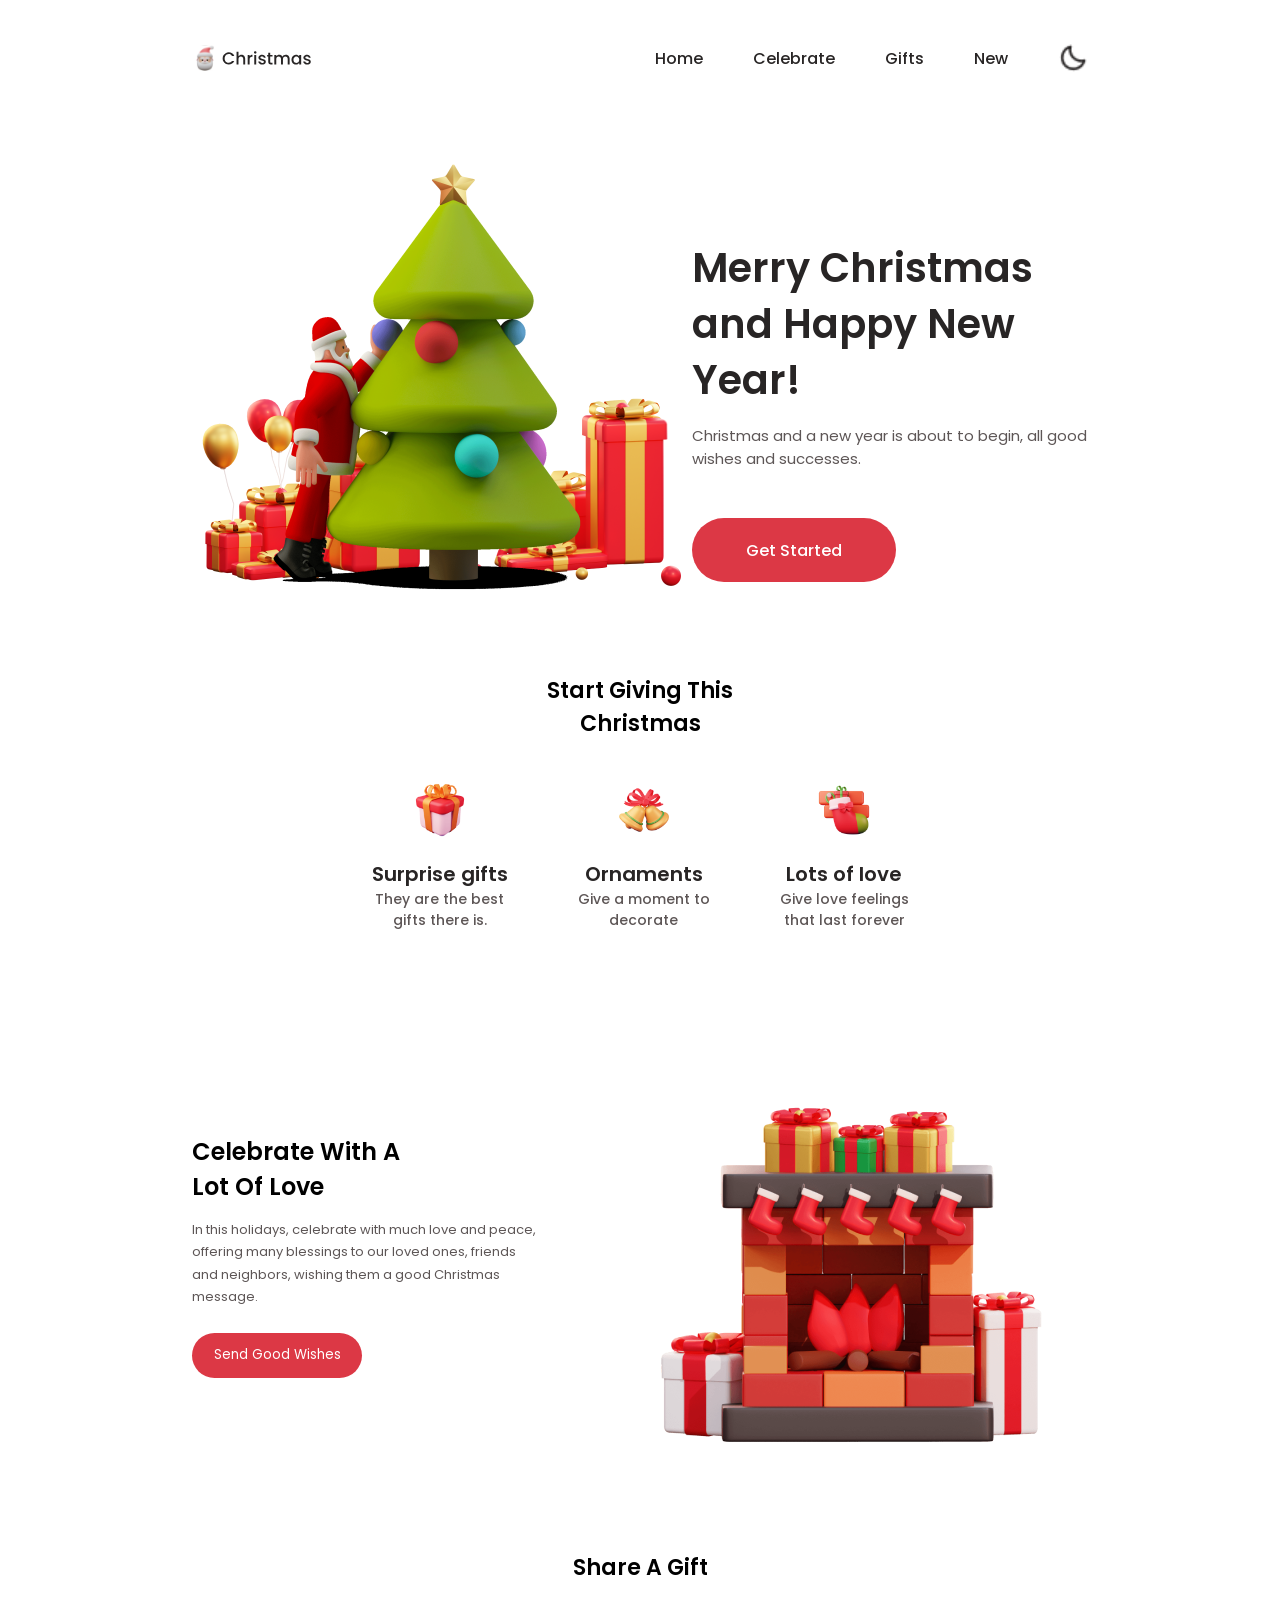
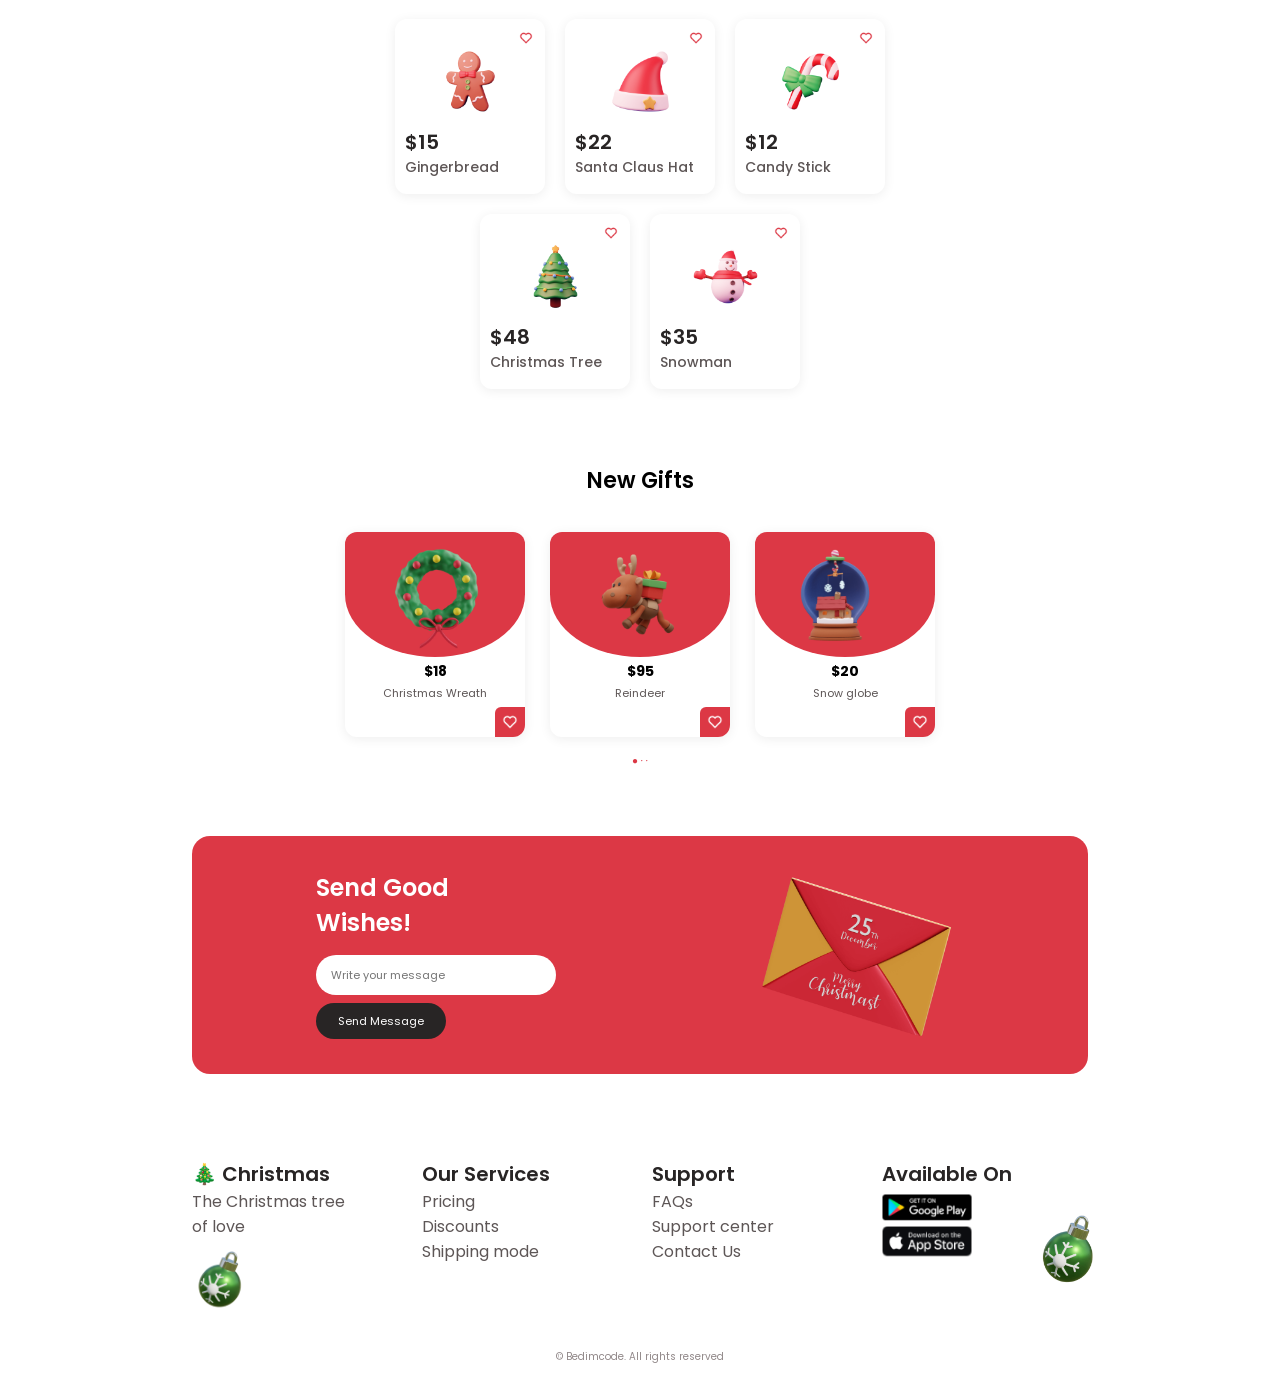
<file: index.html>
<!DOCTYPE html>
<html lang="en">
<head>
    <meta charset="UTF-8">
    <meta name="viewport" content="width=device-width, initial-scale=1.0">

    <title>New Year Projectt | Christmas & New Year</title>

    <meta name="description" content="Welcome to New Year Projectt! Discover Christmas gifts, holiday celebrations, beautiful decorations and New Year wishes.">

    <meta name="keywords" content="New Year Projectt, New Year Project, Christmas, New Year Gifts, Christmas Website">

    <meta name="author" content="Alimjon">

    <link rel="canonical" href="https://newyearprojectt.netlify.app/">

    <link rel="stylesheet" href="./style.css">
</head>
<body>
    <header class="container">
        <nav>
            <img class="logo" src="./images/Logo header.svg" alt="">
            <div class="nav_section">
                <ul>
                    <li><a href="">Home</a></li>
                    <li><a href="">Celebrate</a></li>                    
                    <li><a href="">Gifts</a></li>
                    <li><a href="">New</a></li>
                </ul>
                <img src="./images/bx-moon.svg.png" alt="">
                <img class="extra_icon" src="./images/bx-grid-alt.svg.svg" alt="">
            </div>
        </nav>
        <div class="hero">
            <img src="./images/home.png" alt="">
            <div class="hero_section">
                <h2>Merry Christmas and Happy New Year!</h2>
                <p>Christmas and a new year is about to begin, all good wishes and successes.</p>
                <button>Get Started</button>
            </div>
        </div>
    </header>

    <section class="giving container">
        <h2 class="section_title">Start Giving This<br>Christmas</h2>
        <div class="giving_cards">
            <div class="giving_card">
                <img src="./images/giving1.png" alt="">
                <h3>Surprise gifts</h3>
                <p>They are the best<br>gifts there is.</p>
            </div>
            <div class="giving_card">
                <img src="./images/giving2.png" alt="">
                <h3>Ornaments</h3>
                <p>Give a moment to<br>decorate</p>
            </div>
            <div class="giving_card">
                <img src="./images/giving3 1.png" alt="">
                <h3>Lots of love</h3>
                <p>Give love feelings<br>that last forever</p>
            </div>
        </div>
    </section>

    <section class="celebrate container">
        <div class="celebrate_text">
            <h2>Celebrate With A<br>Lot Of Love</h2>
            <p>In this holidays, celebrate with much love and peace, offering many blessings to our loved ones, friends and neighbors, wishing them a good Christmas message.</p>
            <button>Send Good Wishes</button>
        </div>
        <img src="./images/celebrate 1.png" alt="">
    </section>

    <section class="gifts container">
        <h2 class="section_title">Share A Gift</h2>
        <div class="gift_cards">
            <div class="gift_card">
                <img class="heart" src="./images/bx-heart.svg.png" alt="">
                <img class="gift_image" src="./images/gift1 2.png" alt="">
                <h3>$15</h3>
                <p>Gingerbread</p>
            </div>
            <div class="gift_card">
                <img class="heart" src="./images/bx-heart.svg.png" alt="">
                <img class="gift_image" src="./images/santa-claus-hat 1.png" alt="">
                <h3>$22</h3>
                <p>Santa Claus Hat</p>
            </div>
            <div class="gift_card">
                <img class="heart" src="./images/bx-heart.svg.png" alt="">
                <img class="gift_image" src="./images/gift5 1.png" alt="">
                <h3>$12</h3>
                <p>Candy Stick</p>
            </div>
            <div class="gift_card">
                <img class="heart" src="./images/bx-heart.svg.png" alt="">
                <img class="gift_image" src="./images/gift3 2.png" alt="">
                <h3>$48</h3>
                <p>Christmas Tree</p>
            </div>
            <div class="gift_card">
                <img class="heart" src="./images/bx-heart.svg.png" alt="">
                <img class="gift_image" src="./images/snowman 1.png" alt="">
                <h3>$35</h3>
                <p>Snowman</p>
            </div>
        </div>
    </section>

    <section class="new_gifts container">
        <h2 class="section_title">New Gifts</h2>
        <div class="new_gift_cards">
            <div class="new_gift_card">
                <img class="new_gift_image" src="./images/gift4.png" alt="Christmas wreath">
                <h3>$18</h3>
                <p>Christmas Wreath</p>
                <div class="new_heart"><img src="./images/bx-heart.svg.png" alt=""></div>
            </div>
            <div class="new_gift_card">
                <img class="new_gift_image" src="./images/gift4 1.png" alt="Reindeer">
                <h3>$95</h3>
                <p>Reindeer</p>
                <div class="new_heart"><img src="./images/bx-heart.svg.png" alt=""></div>
            </div>
            <div class="new_gift_card">
                <img class="new_gift_image" src="./images/gift2 1.png" alt="Snow globe">
                <h3>$20</h3>
                <p>Snow globe</p>
                <div class="new_heart"><img src="./images/bx-heart.svg.png" alt=""></div>
            </div>
        </div>
        <p class="dots">● · ·</p>
    </section>

    <section class="message container">
        <div>
            <h2>Send Good<br>Wishes!</h2>
            <input type="text" placeholder="Write your message">
            <button>Send Message</button>
        </div>
        <img src="./images/letter 1.png" alt="">
    </section>

    <footer class="footer container">
        <div class="footer_card">
            <h3>🎄 Christmas</h3>
            <p>The Christmas tree<br>of love</p>
            <img src="./images/footer1.png" alt="">
        </div>
        <div class="footer_card">
            <h3>Our Services</h3>
            <p>Pricing<br>Discounts<br>Shipping mode</p>
        </div>
        <div class="footer_card">
            <h3>Support</h3>
            <p>FAQs<br>Support center<br>Contact Us</p>
        </div>
        <div class="footer_card available">
            <h3>Available On</h3>
            <img src="./images/aviable1.png" alt="">
            <img src="./images/aviable2.png" alt="">
            <img class="footer_ball" src="./images/footer1.png" alt="">
        </div>
        <p class="copyright">© Bedimcode. All rights reserved</p>
    </footer>
</body>
</html>
</file>
<file: style.css>
@import url('https://fonts.googleapis.com/css2?family=Nunito:ital,wght@0,200..1000;1,200..1000&family=Poppins:ital,wght@0,100;0,200;0,300;0,400;0,500;0,600;0,700;0,800;0,900;1,100;1,200;1,300;1,400;1,500;1,600;1,700;1,800;1,900&family=Roboto+Serif:ital,opsz,wght@0,8..144,100..900;1,8..144,100..900&display=swap');

* {
    padding: 0;
    margin: 0;
    box-sizing: border-box;
}

:root {
    --first-color: #dc3845;
    --first-color-alt: #d42b39;
    --title-color: #282525;
    --text-color: #5d5656;
    --text-color-light: #918889;
    --body-color: #fff;
    --container-color: #fff;
    --first-color-dark: #db4d59;
    --title-color-dark: #f3f2f2;
    --text-color-dark: #c2bdbd;
    --body-color-dark: #251819;
    --container-color-dark: #2f2223;
    --font-family: "Poppins", sans-serif;
}


.container {
    max-width: 70%;
    margin: 0 auto;
}

nav {
    margin-top: 18px;
    height: 80px;
    display: flex;
    justify-content: space-between;
    align-items: center;
}

.logo {
    width: 120px;
    height: 30px;
}

.nav_section {
    display: flex;
    gap: 50px;
    align-items: center;
}

.nav_section img {
    height: 30px;
    width: 30px;
}

ul {
    display: flex;
    gap: 50px;
}

ul li {
    list-style-type: none;
}

ul li a {
    font-family: var(--font-family);
    font-weight: 500;
    font-size: 16px;
    text-align: center;
    color: var(--title-color);
    text-decoration: none;
}

.extra_icon {
    display: none;
}

.hero {
    display: flex;
    margin-top: 64px;
    justify-content: space-between;
}

.hero_section {
    width: 450px;
    height: 286px;
    margin-top: 78px;
}

.hero_section h2 {
    font-family: var(--font-family);
    font-weight: 600;
    font-size: 40px;
    line-height: 140%;
    color: var(--title-color);
}

.hero_section p {
    font-family: var(--font-family);
    font-weight: 400;
    font-size: 15px;
    color: var(--text-color);
    margin-top: 16px;
    margin-bottom: 48px;
}

.hero_section button {
    border-radius: 64px;
    width: 204px;
    height: 64px;
    background: var(--first-color);
    font-family: var(--font-family);
    font-weight: 500;
    font-size: 16px;
    text-align: center;
    color: var(--body-color);
    border: none;
}

.section_title {
    margin-bottom: 35px;
    font-family: var(--font-family);
    font-size: 22px;
    font-weight: 600;
    text-align: center;
}

.giving {
    margin-top: 70px;
}

.giving_cards {
    display: flex;
    justify-content: center;
    gap: 70px;
}

.giving_card {
    text-align: center;
}

.giving_card img {
    width: 70px;
    height: 70px;
    object-fit: contain;
    margin-bottom: 10px;
}

.giving_card h3 {
    font-family: var(--font-family);
    font-weight: 600;
    font-size: 20px;
    color: var(--title-color);
}

.giving_card p {
    font-family: var(--font-family);
    font-weight: 500;
    font-size: 14px;
    color: var(--text-color);
}

.celebrate {
    display: flex;
    align-items: center;
    justify-content: space-between;
    gap: 50px;
    margin-top: 100px;
}

.celebrate_text {
    width: 350px;
}

.celebrate_text h2,
.message h2 {
    font-family: var(--font-family);
    font-size: 24px;
    font-weight: 600;
}

.celebrate_text p {
    margin-top: 15px;
    margin-bottom: 25px;
    color: var(--text-color);
    font-family: var(--font-family);
    font-size: 13px;
    line-height: 1.7;
}

.celebrate_text button {
    width: 170px;
    height: 45px;
    border: none;
    border-radius: 40px;
    background: var(--first-color);
    color: white;
    font-family: var(--font-family);
}

.gifts {
    margin-top: 70px;
}

.gift_cards {
    display: flex;
    flex-wrap: wrap;
    max-width: 490px;
    justify-content: center;
    gap: 20px;
    margin: 0 auto;
}

.gift_card {
    position: relative;
    width: 150px;
    height: 175px;
    padding: 20px 10px;
    border-radius: 12px;
    box-shadow: 0 2px 12px #00000012;
    font-family: var(--font-family);
}

.gift_image {
    display: block;
    width: 75px;
    height: 75px;
    margin: 5px auto 8px;
    object-fit: contain;
}

.gift_card h3 {
    font-family: var(--font-family);
    font-weight: 600;
    font-size: 20px;
    color: var(--title-color);
}

.gift_card p {
    font-family: var(--font-family);
    font-weight: 500;
    font-size: 14px;
    color: var(--text-color);
}

.heart {
    position: absolute;
    top: 12px;
    right: 12px;
    width: 14px;
    height: 14px;
}

.new_gifts {
    margin-top: 75px;
}

.new_gift_cards {
    display: flex;
    justify-content: center;
    gap: 25px;
}

.new_gift_card {
    position: relative;
    overflow: hidden;
    width: 180px;
    min-height: 205px;
    padding-bottom: 15px;
    border-radius: 12px;
    box-shadow: 0 2px 12px #00000012;
    font-family: var(--font-family);
    text-align: center;
}

.new_gift_card::before {
    position: absolute;
    top: 0;
    left: 0;
    width: 100%;
    height: 125px;
    border-radius: 0 0 50% 50%;
    background: var(--first-color);
    content: "";
}

.new_gift_image {
    position: relative;
    width: 105px;
    height: 112px;
    margin: 8px auto 0;
    object-fit: contain;
}

.new_gift_card:hover {
    animation: gift-jump .6s ease;
}

.new_gift_card h3 {
    position: relative;
    margin-top: 2px;
    font-size: 14px;
}

.new_gift_card p {
    position: relative;
    margin-top: 3px;
    color: var(--text-color);
    font-size: 11px;
}

.new_gift_card .new_heart {
    position: absolute;
    right: 0;
    bottom: 0;
    display: grid;
    width: 30px;
    height: 30px;
    place-items: center;
    border-radius: 6px 0 0;
    background: var(--first-color);
}

.new_gift_card .new_heart img {
    width: 16px;
    height: 16px;
    filter: brightness(0) invert(1);
}

.dots {
    margin-top: 18px;
    color: var(--first-color);
    font-size: 10px;
    text-align: center;
}

.message {
    display: flex;
    align-items: center;
    justify-content: space-around;
    margin-top: 70px;
    padding: 30px;
    border-radius: 18px;
    background: var(--first-color);
    color: white;
}

.message h2 {
    margin-bottom: 15px;
}

.message input {
    display: block;
    width: 240px;
    height: 40px;
    padding: 0 15px;
    border: none;
    border-radius: 30px;
    font-family: var(--font-family);
    font-size: 11px;
}

.message button {
    width: 130px;
    height: 36px;
    margin-top: 8px;
    border: none;
    border-radius: 30px;
    background: var(--title-color);
    color: white;
    font-family: var(--font-family);
    font-size: 11px;
}

.message>img {
    width: 220px;
}

.footer {
    display: flex;
    justify-content: space-between;
    align-items: flex-start;
    gap: 24px;
    position: relative;
    margin-top: 85px;
    padding-bottom: 65px;
    font-family: var(--font-family);
}

.footer_card {
    flex: 1;
}

.footer_card h3 {
    font-family: var(--font-family);
    font-weight: 600;
    font-size: 20px;
    color: var(--title-color);
}

.footer_card p {
    font-family: var(--font-family);
    font-weight: 400;
    font-size: 16px;
    color: var(--text-color);
}

.footer_card>img {
    width: 55px;
    margin-top: 12px;
}

.footer_card.available>img {
    display: block;
    width: 90px;
    margin-top: 5px;
}

.footer_card.available {
    position: relative;
}

.footer_card.available .footer_ball {
    position: absolute;
    right: -12px;
    bottom: -30px;
    width: 65px;
}

.copyright {
    position: absolute;
    bottom: 18px;
    left: 0;
    width: 100%;
    color: var(--text-color-light);
    font-size: 10px;
    text-align: center;
}

@media (max-width:476px) {
    .container {
        max-width: 90%;
    }

    .extra_icon {
        display: block;
    }

    ul {
        display: none;
    }

    .nav_section {
        gap: 20px;
    }

    .hero {
        margin-top: 25px;
        flex-direction: column;
    }

    .hero_section {
        display: flex;
        flex-direction: column;
        align-items: center;
        margin-top: 25px;
    }

    .hero_section h2 {
        width: 312px;
        font-size: 24px;
        text-align: center;
    }

    .hero_section p {
        width: 300px;
        text-align: center;
        font-size: 14px;
        margin-bottom: 40px;
    }

    .giving {
        margin-top: 30px;
    }

    .giving_cards {
        flex-wrap: wrap;
        gap: 25px 35px;
    }

    .giving_card {
        width: 40%;
    }

    .celebrate {
        flex-direction: column;
        gap: 25px;
        margin-top: 60px;
        text-align: center;
    }

    .celebrate_text {
        width: 100%;
    }

    .celebrate_text h2 {
        font-size: 20px;
    }

    .celebrate_text p {
        font-size: 12px;
    }

    .celebrate>img {
        width: 100%;
    }

    .gifts,
    .new_gifts {
        margin-top: 55px;
    }

    .gift_cards {
        display: grid;
        grid-template-columns: repeat(2, minmax(0, 1fr));
        max-width: 330px;
        margin: 0 auto;
        gap: 15px;
    }

    .gift_card {
        width: 100%;
        height: 165px;
    }

    .new_gift_cards {
        justify-content: flex-start;
        gap: 15px;
        overflow: hidden;
    }

    .new_gift_card {
        flex: 0 0 46%;
        min-height: 186px;
    }

    .message {
        flex-direction: column;
        gap: 20px;
        margin-top: 50px;
        padding: 22px;
        text-align: center;
    }

    .message input {
        width: 100%;
    }

    .message>img {
        width: 75%;
    }

    .footer {
        flex-wrap: wrap;
        gap: 25px 10px;
        margin-top: 65px;
        padding-bottom: 65px;
    }

    .footer_card {
        flex: 0 0 45%;
        width: 45%;
    }

    .footer_card.available .footer_ball {
        right: -10px;
        bottom: -20px;
        width: 50px;
    }
}
</file>
